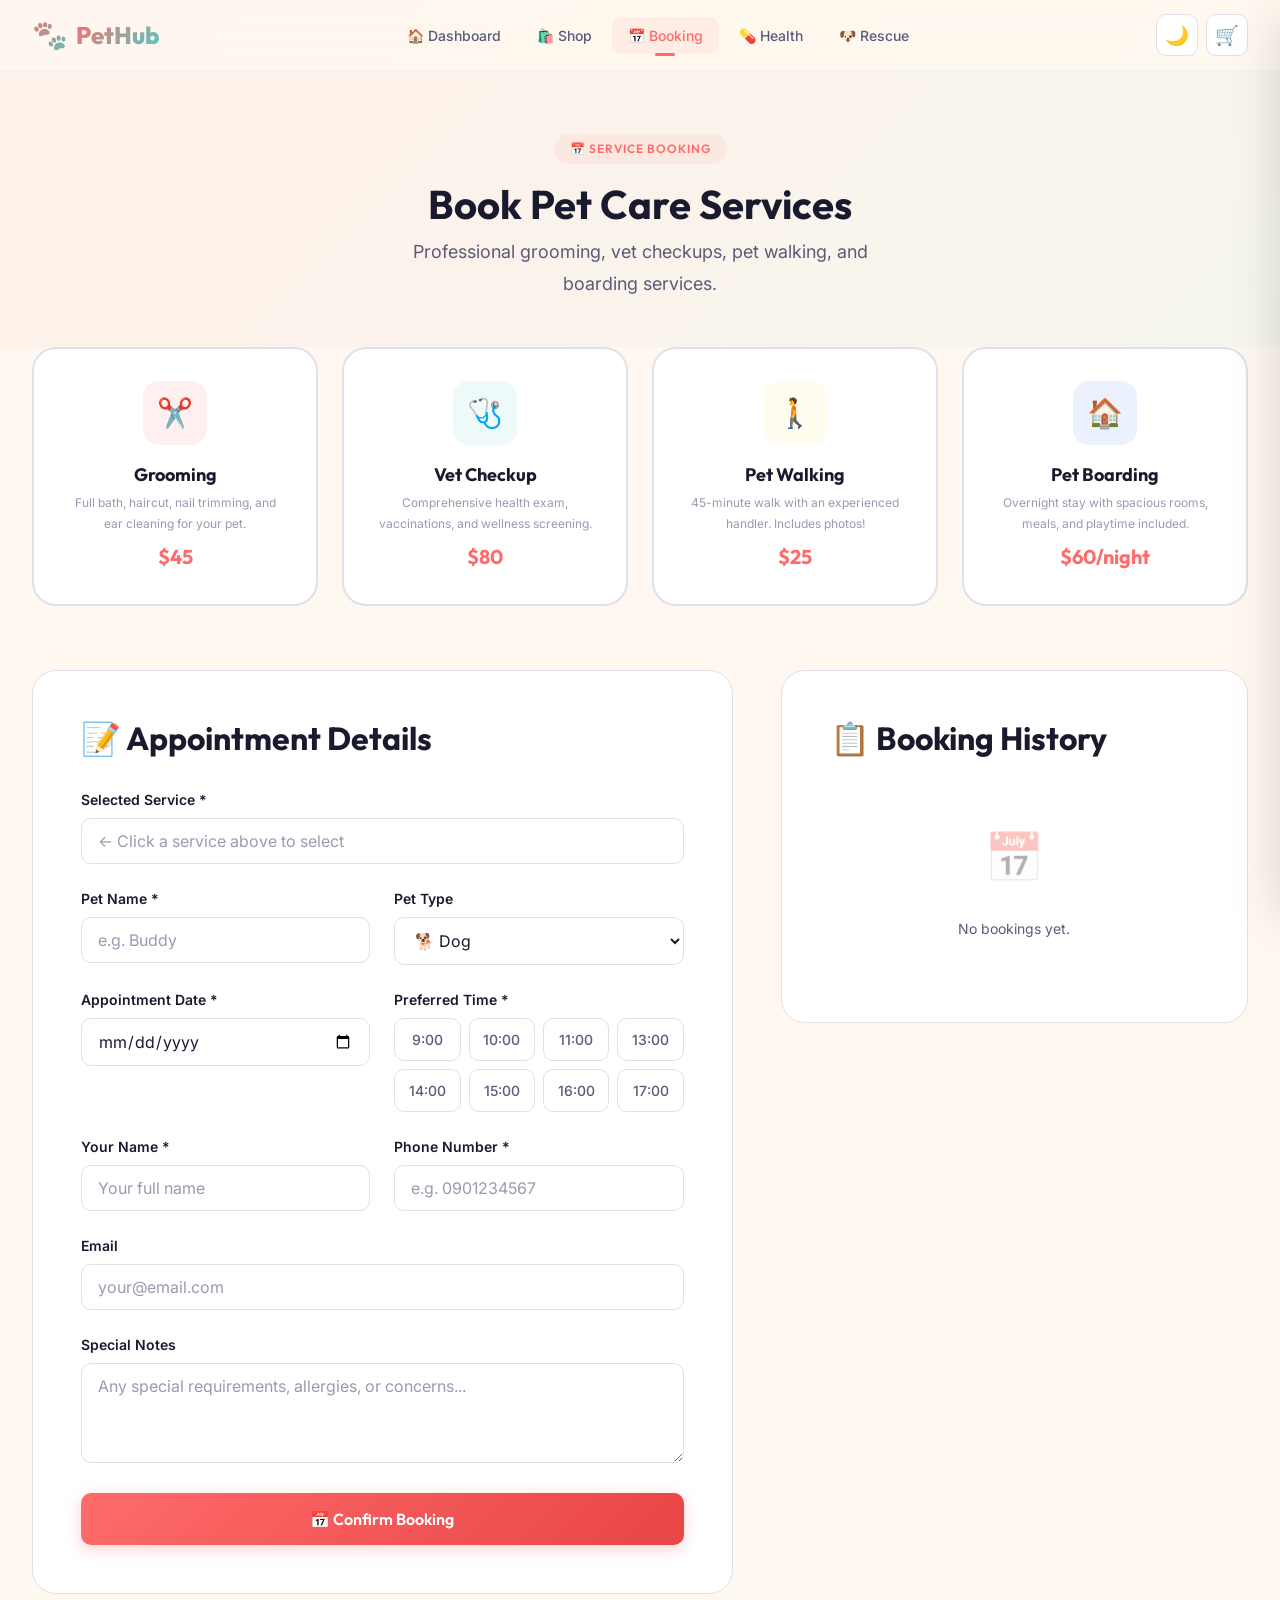
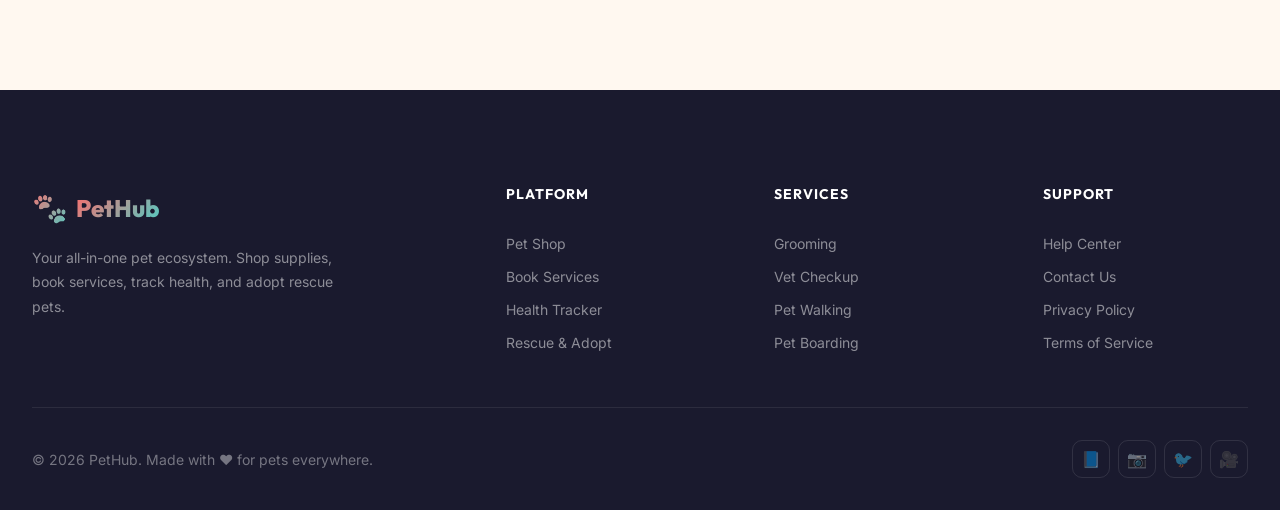
<file: src/pages/booking.html>
<!DOCTYPE html>
<html lang="en">
<head>
    <meta charset="UTF-8">
    <meta name="viewport" content="width=device-width, initial-scale=1.0">
    <meta name="description" content="Book pet care services — grooming, vet checkups, pet walking, and boarding. Schedule your appointment today.">
    <title>Service Booking — PetHub</title>
    <link rel="stylesheet" href="/src/css/global.css">
    <link rel="icon" href="data:image/svg+xml,<svg xmlns='http://www.w3.org/2000/svg' viewBox='0 0 100 100'><text y='.9em' font-size='90'>🐾</text></svg>">
    <style>
        .booking-layout {
            max-width: 1280px;
            margin: 0 auto;
            padding: 0 var(--space-xl) var(--space-4xl);
        }

        /* Service Cards */
        .services-grid {
            display: grid;
            grid-template-columns: repeat(4, 1fr);
            gap: var(--space-lg);
            margin-bottom: var(--space-3xl);
        }

        .service-card {
            background: var(--bg-card);
            border: 2px solid var(--border-color);
            border-radius: var(--radius-xl);
            padding: var(--space-xl);
            text-align: center;
            cursor: pointer;
            transition: all var(--transition-base);
            position: relative;
        }

        .service-card:hover {
            transform: translateY(-4px);
            box-shadow: var(--shadow-lg);
        }

        .service-card.selected {
            border-color: var(--color-primary);
            background: rgba(var(--color-primary-rgb), 0.03);
            box-shadow: 0 0 0 3px rgba(var(--color-primary-rgb), 0.1);
        }

        .service-card.selected::after {
            content: '✓';
            position: absolute;
            top: 12px;
            right: 12px;
            width: 24px;
            height: 24px;
            background: var(--color-primary);
            color: white;
            border-radius: var(--radius-full);
            display: flex;
            align-items: center;
            justify-content: center;
            font-size: var(--fs-xs);
            font-weight: 700;
        }

        .service-icon {
            width: 64px;
            height: 64px;
            border-radius: var(--radius-lg);
            display: flex;
            align-items: center;
            justify-content: center;
            font-size: 1.8rem;
            margin: 0 auto var(--space-md);
        }

        .service-card:nth-child(1) .service-icon { background: rgba(255,107,107,0.1); }
        .service-card:nth-child(2) .service-icon { background: rgba(78,205,196,0.1); }
        .service-card:nth-child(3) .service-icon { background: rgba(255,230,109,0.1); }
        .service-card:nth-child(4) .service-icon { background: rgba(59,130,246,0.1); }

        .service-name {
            font-family: var(--font-heading);
            font-size: var(--fs-md);
            font-weight: 700;
            margin-bottom: var(--space-xs);
        }

        .service-desc {
            font-size: var(--fs-xs);
            color: var(--text-muted);
            margin-bottom: var(--space-sm);
            line-height: var(--lh-relaxed);
        }

        .service-price {
            font-family: var(--font-heading);
            font-weight: 700;
            color: var(--color-primary);
            font-size: var(--fs-lg);
        }

        /* Booking Form */
        .booking-content {
            display: grid;
            grid-template-columns: 1.2fr 0.8fr;
            gap: var(--space-2xl);
        }

        .booking-form-card {
            background: var(--bg-card);
            border: 1px solid var(--border-color);
            border-radius: var(--radius-xl);
            padding: var(--space-2xl);
        }

        .booking-form-card h3 {
            margin-bottom: var(--space-xl);
            display: flex;
            align-items: center;
            gap: var(--space-sm);
        }

        .form-row {
            display: grid;
            grid-template-columns: 1fr 1fr;
            gap: var(--space-lg);
        }

        /* Time Slots */
        .time-slots {
            display: grid;
            grid-template-columns: repeat(4, 1fr);
            gap: var(--space-sm);
        }

        .time-slot {
            padding: 10px;
            text-align: center;
            border: 1.5px solid var(--border-color);
            border-radius: var(--radius-md);
            cursor: pointer;
            font-size: var(--fs-sm);
            font-weight: 500;
            transition: all var(--transition-base);
            background: var(--bg-secondary);
            color: var(--text-secondary);
        }

        .time-slot:hover {
            border-color: var(--color-primary);
            color: var(--color-primary);
        }

        .time-slot.selected {
            background: var(--color-primary);
            border-color: var(--color-primary);
            color: white;
        }

        .time-slot.disabled {
            opacity: 0.4;
            cursor: not-allowed;
            pointer-events: none;
        }

        /* Booking History */
        .booking-history-card {
            background: var(--bg-card);
            border: 1px solid var(--border-color);
            border-radius: var(--radius-xl);
            padding: var(--space-2xl);
            height: fit-content;
        }

        .booking-history-card h3 {
            margin-bottom: var(--space-xl);
            display: flex;
            align-items: center;
            gap: var(--space-sm);
        }

        .history-item {
            padding: var(--space-md);
            border: 1px solid var(--border-color-light);
            border-radius: var(--radius-md);
            margin-bottom: var(--space-sm);
            transition: all var(--transition-fast);
        }

        .history-item:hover {
            background: rgba(var(--color-primary-rgb), 0.02);
        }

        .history-item-header {
            display: flex;
            justify-content: space-between;
            align-items: center;
            margin-bottom: var(--space-xs);
        }

        .history-item-service {
            font-weight: 700;
            font-size: var(--fs-sm);
        }

        .history-item-detail {
            font-size: var(--fs-xs);
            color: var(--text-muted);
        }

        .history-item-id {
            font-family: monospace;
            font-size: var(--fs-xs);
            color: var(--text-muted);
        }

        /* Success State */
        .booking-success {
            text-align: center;
            padding: var(--space-3xl) var(--space-xl);
            animation: scaleIn 0.5s cubic-bezier(0.34, 1.56, 0.64, 1);
        }

        .booking-success-icon {
            width: 80px;
            height: 80px;
            background: rgba(34, 197, 94, 0.1);
            border-radius: var(--radius-full);
            display: flex;
            align-items: center;
            justify-content: center;
            font-size: 2.5rem;
            margin: 0 auto var(--space-lg);
        }

        .booking-success h3 {
            color: #16a34a;
            margin-bottom: var(--space-sm);
        }

        @media (max-width: 1024px) {
            .services-grid { grid-template-columns: repeat(2, 1fr); }
            .booking-content { grid-template-columns: 1fr; }
        }

        @media (max-width: 480px) {
            .services-grid { grid-template-columns: 1fr; }
            .form-row { grid-template-columns: 1fr; }
            .time-slots { grid-template-columns: repeat(3, 1fr); }
        }
    </style>
</head>
<body>
    <!-- Navbar -->
    <nav class="navbar" id="navbar">
        <div class="navbar-inner">
            <a href="/dashboard" class="navbar-logo">
                <span class="logo-icon">🐾</span>
                <span>PetHub</span>
            </a>
            <div class="navbar-links" id="navLinks">
                <a href="/dashboard">🏠 Dashboard</a>
                <a href="/shop">🛍️ Shop</a>
                <a href="/booking" class="active">📅 Booking</a>
                <a href="/health">💊 Health</a>
                <a href="/rescue">🐶 Rescue</a>
            </div>
            <div class="navbar-actions">
                <button class="theme-toggle" onclick="toggleTheme()" id="themeToggle" aria-label="Toggle theme">🌙</button>
                <button class="cart-btn" onclick="Cart.toggleDrawer()" id="cartBtn" aria-label="Shopping cart">
                    🛒
                    <span class="cart-badge" id="cartBadge">0</span>
                </button>
                <button class="menu-toggle" id="menuToggle" aria-label="Toggle menu">
                    <span></span><span></span><span></span>
                </button>
            </div>
        </div>
    </nav>

    <!-- Cart Drawer -->
    <div class="cart-overlay" id="cartOverlay"></div>
    <aside class="cart-drawer" id="cartDrawer">
        <div class="cart-drawer-header">
            <h3>🛒 Your Cart</h3>
            <button class="modal-close" onclick="Cart.toggleDrawer()">✕</button>
        </div>
        <div class="cart-drawer-body" id="cartDrawerBody"></div>
        <div class="cart-drawer-footer" id="cartDrawerFooter"></div>
    </aside>

    <!-- Page Header -->
    <header class="page-header">
        <span class="section-label">📅 Service Booking</span>
        <h1>Book Pet Care Services</h1>
        <p>Professional grooming, vet checkups, pet walking, and boarding services.</p>
    </header>

    <main class="booking-layout">
        <!-- Service Selection -->
        <div class="services-grid" id="servicesGrid">
            <div class="service-card" data-service="grooming" onclick="selectService(this, 'grooming')">
                <div class="service-icon">✂️</div>
                <div class="service-name">Grooming</div>
                <div class="service-desc">Full bath, haircut, nail trimming, and ear cleaning for your pet.</div>
                <div class="service-price">$45</div>
            </div>
            <div class="service-card" data-service="vet-checkup" onclick="selectService(this, 'vet-checkup')">
                <div class="service-icon">🩺</div>
                <div class="service-name">Vet Checkup</div>
                <div class="service-desc">Comprehensive health exam, vaccinations, and wellness screening.</div>
                <div class="service-price">$80</div>
            </div>
            <div class="service-card" data-service="pet-walking" onclick="selectService(this, 'pet-walking')">
                <div class="service-icon">🚶</div>
                <div class="service-name">Pet Walking</div>
                <div class="service-desc">45-minute walk with an experienced handler. Includes photos!</div>
                <div class="service-price">$25</div>
            </div>
            <div class="service-card" data-service="boarding" onclick="selectService(this, 'boarding')">
                <div class="service-icon">🏠</div>
                <div class="service-name">Pet Boarding</div>
                <div class="service-desc">Overnight stay with spacious rooms, meals, and playtime included.</div>
                <div class="service-price">$60/night</div>
            </div>
        </div>

        <!-- Booking Form + History -->
        <div class="booking-content">
            <!-- Form -->
            <div class="booking-form-card" id="bookingFormCard">
                <h3>📝 Appointment Details</h3>
                <form id="bookingForm" onsubmit="handleBookingSubmit(event)">
                    <div class="form-group">
                        <label class="form-label">Selected Service *</label>
                        <input type="text" class="form-input" id="selectedServiceDisplay" readonly placeholder="← Click a service above to select">
                        <input type="hidden" id="selectedService" required>
                        <span class="form-error">Please select a service</span>
                    </div>

                    <div class="form-row">
                        <div class="form-group">
                            <label class="form-label">Pet Name *</label>
                            <input type="text" class="form-input" id="petName" placeholder="e.g. Buddy" required>
                            <span class="form-error">Please enter your pet's name</span>
                        </div>
                        <div class="form-group">
                            <label class="form-label">Pet Type</label>
                            <select class="form-select" id="petType">
                                <option value="dog">🐕 Dog</option>
                                <option value="cat">🐈 Cat</option>
                                <option value="bird">🐦 Bird</option>
                                <option value="rabbit">🐰 Rabbit</option>
                                <option value="other">🐾 Other</option>
                            </select>
                        </div>
                    </div>

                    <div class="form-row">
                        <div class="form-group">
                            <label class="form-label">Appointment Date *</label>
                            <input type="date" class="form-input" id="appointmentDate" required>
                            <span class="form-error">Please select a date</span>
                        </div>
                        <div class="form-group">
                            <label class="form-label">Preferred Time *</label>
                            <div class="time-slots" id="timeSlots">
                                <div class="time-slot" onclick="selectTime(this, '09:00')">9:00</div>
                                <div class="time-slot" onclick="selectTime(this, '10:00')">10:00</div>
                                <div class="time-slot" onclick="selectTime(this, '11:00')">11:00</div>
                                <div class="time-slot" onclick="selectTime(this, '13:00')">13:00</div>
                                <div class="time-slot" onclick="selectTime(this, '14:00')">14:00</div>
                                <div class="time-slot" onclick="selectTime(this, '15:00')">15:00</div>
                                <div class="time-slot" onclick="selectTime(this, '16:00')">16:00</div>
                                <div class="time-slot" onclick="selectTime(this, '17:00')">17:00</div>
                            </div>
                            <input type="hidden" id="selectedTime" required>
                            <span class="form-error">Please select a time slot</span>
                        </div>
                    </div>

                    <div class="form-row">
                        <div class="form-group">
                            <label class="form-label">Your Name *</label>
                            <input type="text" class="form-input" id="ownerName" placeholder="Your full name" required>
                            <span class="form-error">Please enter your name</span>
                        </div>
                        <div class="form-group">
                            <label class="form-label">Phone Number *</label>
                            <input type="tel" class="form-input" id="ownerPhone" placeholder="e.g. 0901234567" required>
                            <span class="form-error">Please enter your phone number</span>
                        </div>
                    </div>

                    <div class="form-group">
                        <label class="form-label">Email</label>
                        <input type="email" class="form-input" id="ownerEmail" placeholder="your@email.com">
                    </div>

                    <div class="form-group">
                        <label class="form-label">Special Notes</label>
                        <textarea class="form-textarea" id="bookingNotes" placeholder="Any special requirements, allergies, or concerns..." rows="3"></textarea>
                    </div>

                    <button type="submit" class="btn btn-primary btn-lg w-full" id="submitBookingBtn">
                        📅 Confirm Booking
                    </button>
                </form>
            </div>

            <!-- History -->
            <div class="booking-history-card">
                <h3>📋 Booking History</h3>
                <div id="bookingHistory">
                    <div class="empty-state" style="padding: var(--space-xl) 0;">
                        <div class="empty-state-icon" style="font-size: 3rem;">📅</div>
                        <p style="font-size: var(--fs-sm);">No bookings yet. Fill out the form to book your first service!</p>
                    </div>
                </div>
            </div>
        </div>
    </main>

    <!-- Footer -->
    <footer class="footer">
        <div class="footer-inner">
            <div class="footer-brand">
                <a href="/dashboard" class="navbar-logo">
                    <span class="logo-icon">🐾</span>
                    <span>PetHub</span>
                </a>
                <p>Your all-in-one pet ecosystem. Shop supplies, book services, track health, and adopt rescue pets.</p>
            </div>
            <div>
                <h4 class="footer-heading">Platform</h4>
                <div class="footer-links">
                    <a href="/shop">Pet Shop</a>
                    <a href="/booking">Book Services</a>
                    <a href="/health">Health Tracker</a>
                    <a href="/rescue">Rescue & Adopt</a>
                </div>
            </div>
            <div>
                <h4 class="footer-heading">Services</h4>
                <div class="footer-links">
                    <a href="/booking">Grooming</a>
                    <a href="/booking">Vet Checkup</a>
                    <a href="/booking">Pet Walking</a>
                    <a href="/booking">Pet Boarding</a>
                </div>
            </div>
            <div>
                <h4 class="footer-heading">Support</h4>
                <div class="footer-links">
                    <a href="#">Help Center</a>
                    <a href="#">Contact Us</a>
                    <a href="#">Privacy Policy</a>
                    <a href="#">Terms of Service</a>
                </div>
            </div>
        </div>
        <div class="footer-bottom">
            <span>© 2026 PetHub. Made with ❤️ for pets everywhere.</span>
            <div class="footer-socials">
                <a href="#" aria-label="Facebook">📘</a>
                <a href="#" aria-label="Instagram">📷</a>
                <a href="#" aria-label="Twitter">🐦</a>
                <a href="#" aria-label="YouTube">🎥</a>
            </div>
        </div>
    </footer>

    <script src="/src/js/api.js"></script>
    <script src="/src/js/cart.js"></script>
    <script>
        let selectedServiceValue = '';
        let selectedTimeValue = '';

        const serviceNames = {
            'grooming': '✂️ Grooming ($45)',
            'vet-checkup': '🩺 Vet Checkup ($80)',
            'pet-walking': '🚶 Pet Walking ($25)',
            'boarding': '🏠 Pet Boarding ($60/night)'
        };

        // Set minimum date to today
        document.addEventListener('DOMContentLoaded', () => {
            const dateInput = document.getElementById('appointmentDate');
            const today = new Date().toISOString().split('T')[0];
            dateInput.setAttribute('min', today);
            loadBookingHistory();
        });

        // ========================================
        // Select Service
        // ========================================
        function selectService(el, service) {
            document.querySelectorAll('.service-card').forEach(card => card.classList.remove('selected'));
            el.classList.add('selected');
            selectedServiceValue = service;
            document.getElementById('selectedService').value = service;
            document.getElementById('selectedServiceDisplay').value = serviceNames[service] || service;
        }

        // ========================================
        // Select Time Slot
        // ========================================
        function selectTime(el, time) {
            if (el.classList.contains('disabled')) return;
            document.querySelectorAll('.time-slot').forEach(s => s.classList.remove('selected'));
            el.classList.add('selected');
            selectedTimeValue = time;
            document.getElementById('selectedTime').value = time;
        }

        // ========================================
        // Form Validation
        // ========================================
        function validateForm() {
            let valid = true;

            const fields = [
                { id: 'selectedService', value: selectedServiceValue },
                { id: 'petName', value: document.getElementById('petName').value },
                { id: 'appointmentDate', value: document.getElementById('appointmentDate').value },
                { id: 'selectedTime', value: selectedTimeValue },
                { id: 'ownerName', value: document.getElementById('ownerName').value },
                { id: 'ownerPhone', value: document.getElementById('ownerPhone').value }
            ];

            fields.forEach(field => {
                const input = document.getElementById(field.id);
                const group = input.closest('.form-group');
                if (!field.value.trim()) {
                    if (group) group.classList.add('error');
                    valid = false;
                } else {
                    if (group) group.classList.remove('error');
                }
            });

            return valid;
        }

        // ========================================
        // Submit Booking
        // ========================================
        async function handleBookingSubmit(e) {
            e.preventDefault();

            if (!validateForm()) {
                showToast('Please fill in all required fields', 'warning');
                return;
            }

            const data = {
                service: selectedServiceValue,
                serviceName: serviceNames[selectedServiceValue],
                petName: document.getElementById('petName').value,
                petType: document.getElementById('petType').value,
                date: document.getElementById('appointmentDate').value,
                time: selectedTimeValue,
                ownerName: document.getElementById('ownerName').value,
                phone: document.getElementById('ownerPhone').value,
                email: document.getElementById('ownerEmail').value,
                notes: document.getElementById('bookingNotes').value
            };

            const result = await API.submitBooking(data);

            if (result.success) {
                showToast('Booking confirmed! 🎉', 'success');
                
                // Show success state
                const formCard = document.getElementById('bookingFormCard');
                formCard.innerHTML = `
                    <div class="booking-success">
                        <div class="booking-success-icon">✓</div>
                        <h3>Booking Confirmed!</h3>
                        <p style="color: var(--text-secondary); margin-bottom: var(--space-md);">
                            Your appointment has been scheduled successfully.
                        </p>
                        <div style="background: var(--bg-primary); border-radius: var(--radius-md); padding: var(--space-lg); text-align: left; margin-bottom: var(--space-xl);">
                            <p style="font-size: var(--fs-sm); margin-bottom: 8px;"><strong>ID:</strong> ${result.booking.id}</p>
                            <p style="font-size: var(--fs-sm); margin-bottom: 8px;"><strong>Service:</strong> ${data.serviceName}</p>
                            <p style="font-size: var(--fs-sm); margin-bottom: 8px;"><strong>Pet:</strong> ${data.petName}</p>
                            <p style="font-size: var(--fs-sm); margin-bottom: 8px;"><strong>Date:</strong> ${data.date}</p>
                            <p style="font-size: var(--fs-sm);"><strong>Time:</strong> ${data.time}</p>
                        </div>
                        <button class="btn btn-primary" onclick="location.reload()">📅 Book Another Service</button>
                    </div>
                `;

                loadBookingHistory();
            }
        }

        // ========================================
        // Load Booking History
        // ========================================
        function loadBookingHistory() {
            const bookings = API.getBookings();
            const container = document.getElementById('bookingHistory');

            if (bookings.length === 0) {
                container.innerHTML = `
                    <div class="empty-state" style="padding: var(--space-xl) 0;">
                        <div class="empty-state-icon" style="font-size: 3rem;">📅</div>
                        <p style="font-size: var(--fs-sm);">No bookings yet.</p>
                    </div>
                `;
                return;
            }

            container.innerHTML = bookings.reverse().map(b => `
                <div class="history-item">
                    <div class="history-item-header">
                        <span class="history-item-service">${b.serviceName || b.service}</span>
                        <span class="badge badge-success">${b.status}</span>
                    </div>
                    <div class="history-item-detail">
                        🐾 ${b.petName} · 📅 ${b.date} · ⏰ ${b.time}
                    </div>
                    <div class="history-item-id">${b.id}</div>
                </div>
            `).join('');
        }

        // Clear errors on input
        document.querySelectorAll('.form-input, .form-select, .form-textarea').forEach(input => {
            input.addEventListener('input', () => {
                const group = input.closest('.form-group');
                if (group) group.classList.remove('error');
            });
        });
    </script>
</body>
</html>
</file>
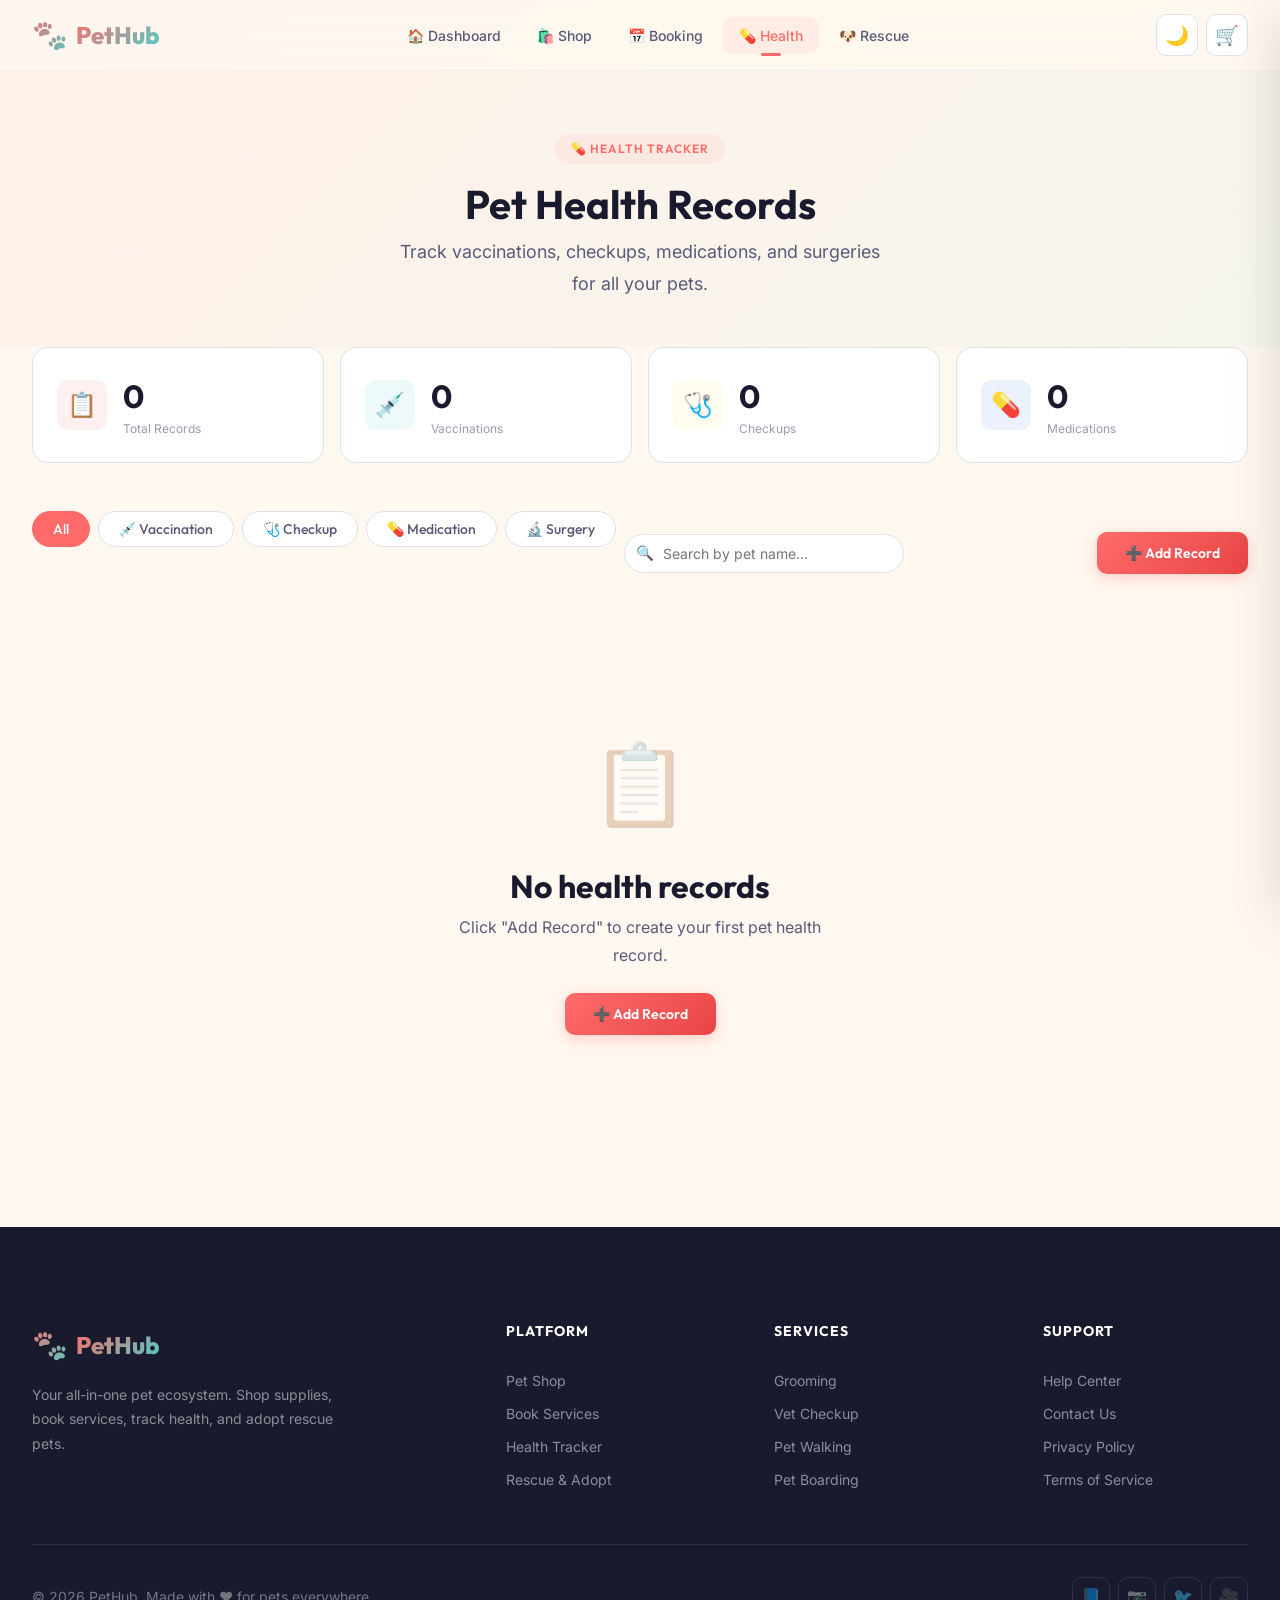
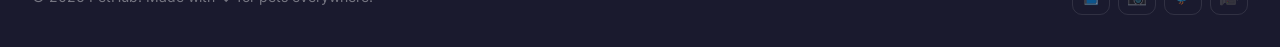
<file: src/pages/health.html>
<!DOCTYPE html>
<html lang="en">
<head>
    <meta charset="UTF-8">
    <meta name="viewport" content="width=device-width, initial-scale=1.0">
    <meta name="description" content="Track your pet's health records — vaccinations, checkups, medications, and surgeries. Full CRUD management.">
    <title>Health Tracker — PetHub</title>
    <link rel="stylesheet" href="/src/css/global.css">
    <link rel="icon" href="data:image/svg+xml,<svg xmlns='http://www.w3.org/2000/svg' viewBox='0 0 100 100'><text y='.9em' font-size='90'>🐾</text></svg>">
    <style>
        .health-layout {
            max-width: 1280px;
            margin: 0 auto;
            padding: 0 var(--space-xl) var(--space-4xl);
        }

        /* Stats Overview */
        .health-stats {
            display: grid;
            grid-template-columns: repeat(4, 1fr);
            gap: var(--space-md);
            margin-bottom: var(--space-2xl);
        }

        .health-stat-card {
            background: var(--bg-card);
            border: 1px solid var(--border-color);
            border-radius: var(--radius-lg);
            padding: var(--space-lg);
            display: flex;
            align-items: center;
            gap: var(--space-md);
        }

        .health-stat-icon {
            width: 50px;
            height: 50px;
            border-radius: var(--radius-md);
            display: flex;
            align-items: center;
            justify-content: center;
            font-size: 1.5rem;
            flex-shrink: 0;
        }

        .health-stat-card:nth-child(1) .health-stat-icon { background: rgba(255,107,107,0.1); }
        .health-stat-card:nth-child(2) .health-stat-icon { background: rgba(78,205,196,0.1); }
        .health-stat-card:nth-child(3) .health-stat-icon { background: rgba(255,230,109,0.1); }
        .health-stat-card:nth-child(4) .health-stat-icon { background: rgba(59,130,246,0.1); }

        .health-stat-value {
            font-family: var(--font-heading);
            font-size: var(--fs-2xl);
            font-weight: 700;
        }

        .health-stat-label {
            font-size: var(--fs-xs);
            color: var(--text-muted);
        }

        /* Toolbar */
        .health-toolbar {
            display: flex;
            align-items: center;
            justify-content: space-between;
            flex-wrap: wrap;
            gap: var(--space-md);
            margin-bottom: var(--space-xl);
        }

        .health-toolbar-left {
            display: flex;
            align-items: center;
            gap: var(--space-sm);
            flex-wrap: wrap;
        }

        .health-search {
            position: relative;
            width: 280px;
        }

        .health-search input {
            width: 100%;
            padding: 10px 14px 10px 38px;
            background: var(--bg-secondary);
            border: 1.5px solid var(--border-color);
            border-radius: var(--radius-full);
            color: var(--text-primary);
            font-size: var(--fs-sm);
            outline: none;
            transition: all var(--transition-base);
        }

        .health-search input:focus {
            border-color: var(--color-primary);
            box-shadow: 0 0 0 3px rgba(var(--color-primary-rgb), 0.1);
        }

        .health-search-icon {
            position: absolute;
            left: 12px;
            top: 50%;
            transform: translateY(-50%);
            color: var(--text-muted);
            font-size: 0.9rem;
        }

        /* Records List — Card View */
        .records-grid {
            display: grid;
            grid-template-columns: repeat(auto-fill, minmax(350px, 1fr));
            gap: var(--space-lg);
        }

        .record-card {
            background: var(--bg-card);
            border: 1px solid var(--border-color);
            border-radius: var(--radius-lg);
            padding: var(--space-lg);
            transition: all var(--transition-base);
        }

        .record-card:hover {
            box-shadow: var(--shadow-md);
        }

        .record-header {
            display: flex;
            align-items: flex-start;
            justify-content: space-between;
            margin-bottom: var(--space-md);
        }

        .record-type-icon {
            width: 42px;
            height: 42px;
            border-radius: var(--radius-md);
            display: flex;
            align-items: center;
            justify-content: center;
            font-size: 1.2rem;
            flex-shrink: 0;
        }

        .record-type-icon.vaccination { background: rgba(34,197,94,0.1); }
        .record-type-icon.checkup { background: rgba(59,130,246,0.1); }
        .record-type-icon.medication { background: rgba(245,158,11,0.1); }
        .record-type-icon.surgery { background: rgba(239,68,68,0.1); }

        .record-actions {
            display: flex;
            gap: 4px;
        }

        .record-action-btn {
            width: 32px;
            height: 32px;
            border-radius: var(--radius-sm);
            border: 1px solid var(--border-color);
            background: var(--bg-primary);
            color: var(--text-muted);
            cursor: pointer;
            display: flex;
            align-items: center;
            justify-content: center;
            font-size: 0.85rem;
            transition: all var(--transition-fast);
        }

        .record-action-btn:hover {
            border-color: var(--color-primary);
            color: var(--color-primary);
        }

        .record-action-btn.delete:hover {
            border-color: #ef4444;
            color: #ef4444;
            background: rgba(239,68,68,0.05);
        }

        .record-pet-name {
            font-family: var(--font-heading);
            font-size: var(--fs-md);
            font-weight: 700;
            margin-bottom: 2px;
        }

        .record-type-label {
            font-size: var(--fs-xs);
            text-transform: uppercase;
            letter-spacing: 0.5px;
            font-weight: 600;
        }

        .record-details {
            display: grid;
            grid-template-columns: 1fr 1fr;
            gap: var(--space-sm);
            margin-top: var(--space-md);
            padding-top: var(--space-md);
            border-top: 1px solid var(--border-color-light);
        }

        .record-detail {
            font-size: var(--fs-xs);
        }

        .record-detail-label {
            color: var(--text-muted);
            margin-bottom: 2px;
        }

        .record-detail-value {
            font-weight: 600;
            color: var(--text-primary);
        }

        .record-notes {
            margin-top: var(--space-sm);
            padding-top: var(--space-sm);
            border-top: 1px solid var(--border-color-light);
            font-size: var(--fs-xs);
            color: var(--text-muted);
            font-style: italic;
        }

        /* Delete Confirmation Modal */
        .delete-modal-body {
            text-align: center;
            padding: var(--space-xl);
        }

        .delete-modal-icon {
            width: 64px;
            height: 64px;
            background: rgba(239,68,68,0.1);
            border-radius: var(--radius-full);
            display: flex;
            align-items: center;
            justify-content: center;
            font-size: 2rem;
            margin: 0 auto var(--space-lg);
        }

        .btn-danger {
            background: linear-gradient(135deg, #ef4444, #dc2626);
            color: white;
            box-shadow: 0 4px 15px rgba(239,68,68,0.3);
        }

        .btn-danger:hover {
            transform: translateY(-2px);
            box-shadow: 0 6px 25px rgba(239,68,68,0.4);
            color: white;
        }

        @media (max-width: 768px) {
            .health-stats { grid-template-columns: repeat(2, 1fr); }
            .health-toolbar { flex-direction: column; align-items: stretch; }
            .health-toolbar-left { flex-direction: column; }
            .health-search { width: 100%; }
            .records-grid { grid-template-columns: 1fr; }
            .record-details { grid-template-columns: 1fr; }
        }
    </style>
</head>
<body>
    <!-- Navbar -->
    <nav class="navbar" id="navbar">
        <div class="navbar-inner">
            <a href="/dashboard" class="navbar-logo">
                <span class="logo-icon">🐾</span>
                <span>PetHub</span>
            </a>
            <div class="navbar-links" id="navLinks">
                <a href="/dashboard">🏠 Dashboard</a>
                <a href="/shop">🛍️ Shop</a>
                <a href="/booking">📅 Booking</a>
                <a href="/health" class="active">💊 Health</a>
                <a href="/rescue">🐶 Rescue</a>
            </div>
            <div class="navbar-actions">
                <button class="theme-toggle" onclick="toggleTheme()" id="themeToggle" aria-label="Toggle theme">🌙</button>
                <button class="cart-btn" onclick="Cart.toggleDrawer()" id="cartBtn" aria-label="Shopping cart">
                    🛒
                    <span class="cart-badge" id="cartBadge">0</span>
                </button>
                <button class="menu-toggle" id="menuToggle" aria-label="Toggle menu">
                    <span></span><span></span><span></span>
                </button>
            </div>
        </div>
    </nav>

    <!-- Cart Drawer -->
    <div class="cart-overlay" id="cartOverlay"></div>
    <aside class="cart-drawer" id="cartDrawer">
        <div class="cart-drawer-header">
            <h3>🛒 Your Cart</h3>
            <button class="modal-close" onclick="Cart.toggleDrawer()">✕</button>
        </div>
        <div class="cart-drawer-body" id="cartDrawerBody"></div>
        <div class="cart-drawer-footer" id="cartDrawerFooter"></div>
    </aside>

    <!-- Page Header -->
    <header class="page-header">
        <span class="section-label">💊 Health Tracker</span>
        <h1>Pet Health Records</h1>
        <p>Track vaccinations, checkups, medications, and surgeries for all your pets.</p>
    </header>

    <main class="health-layout">
        <!-- Stats Overview -->
        <div class="health-stats" id="healthStats">
            <div class="health-stat-card">
                <div class="health-stat-icon">📋</div>
                <div>
                    <div class="health-stat-value" id="statTotal">0</div>
                    <div class="health-stat-label">Total Records</div>
                </div>
            </div>
            <div class="health-stat-card">
                <div class="health-stat-icon">💉</div>
                <div>
                    <div class="health-stat-value" id="statVaccinations">0</div>
                    <div class="health-stat-label">Vaccinations</div>
                </div>
            </div>
            <div class="health-stat-card">
                <div class="health-stat-icon">🩺</div>
                <div>
                    <div class="health-stat-value" id="statCheckups">0</div>
                    <div class="health-stat-label">Checkups</div>
                </div>
            </div>
            <div class="health-stat-card">
                <div class="health-stat-icon">💊</div>
                <div>
                    <div class="health-stat-value" id="statMedications">0</div>
                    <div class="health-stat-label">Medications</div>
                </div>
            </div>
        </div>

        <!-- Toolbar -->
        <div class="health-toolbar">
            <div class="health-toolbar-left">
                <div class="filter-bar">
                    <button class="filter-btn active" data-filter="all" onclick="filterRecords('all')">All</button>
                    <button class="filter-btn" data-filter="vaccination" onclick="filterRecords('vaccination')">💉 Vaccination</button>
                    <button class="filter-btn" data-filter="checkup" onclick="filterRecords('checkup')">🩺 Checkup</button>
                    <button class="filter-btn" data-filter="medication" onclick="filterRecords('medication')">💊 Medication</button>
                    <button class="filter-btn" data-filter="surgery" onclick="filterRecords('surgery')">🔬 Surgery</button>
                </div>
                <div class="health-search">
                    <span class="health-search-icon">🔍</span>
                    <input type="text" id="healthSearch" placeholder="Search by pet name..." oninput="handleHealthSearch(this.value)">
                </div>
            </div>
            <button class="btn btn-primary" onclick="openAddModal()">
                ➕ Add Record
            </button>
        </div>

        <!-- Records Grid -->
        <div class="records-grid" id="recordsGrid">
            <!-- Rendered dynamically -->
        </div>
    </main>

    <!-- Add/Edit Record Modal -->
    <div class="modal-overlay" id="recordModal">
        <div class="modal">
            <div class="modal-header">
                <h3 class="modal-title" id="modalTitle">➕ Add Health Record</h3>
                <button class="modal-close" onclick="closeModal('recordModal')">✕</button>
            </div>
            <div class="modal-body">
                <form id="healthForm" onsubmit="handleHealthSubmit(event)">
                    <input type="hidden" id="recordId">

                    <div class="form-row" style="display: grid; grid-template-columns: 1fr 1fr; gap: var(--space-lg);">
                        <div class="form-group">
                            <label class="form-label">Pet Name *</label>
                            <input type="text" class="form-input" id="recordPetName" placeholder="e.g. Buddy" required>
                            <span class="form-error">Required</span>
                        </div>
                        <div class="form-group">
                            <label class="form-label">Record Type *</label>
                            <select class="form-select" id="recordType" required>
                                <option value="">Select type...</option>
                                <option value="vaccination">💉 Vaccination</option>
                                <option value="checkup">🩺 Checkup</option>
                                <option value="medication">💊 Medication</option>
                                <option value="surgery">🔬 Surgery</option>
                            </select>
                            <span class="form-error">Required</span>
                        </div>
                    </div>

                    <div class="form-row" style="display: grid; grid-template-columns: 1fr 1fr; gap: var(--space-lg);">
                        <div class="form-group">
                            <label class="form-label">Date *</label>
                            <input type="date" class="form-input" id="recordDate" required>
                            <span class="form-error">Required</span>
                        </div>
                        <div class="form-group">
                            <label class="form-label">Veterinarian</label>
                            <input type="text" class="form-input" id="recordVet" placeholder="Dr. Smith">
                        </div>
                    </div>

                    <div class="form-group">
                        <label class="form-label">Description / Diagnosis</label>
                        <input type="text" class="form-input" id="recordDescription" placeholder="e.g. Annual rabies vaccine">
                    </div>

                    <div class="form-row" style="display: grid; grid-template-columns: 1fr 1fr; gap: var(--space-lg);">
                        <div class="form-group">
                            <label class="form-label">Next Appointment</label>
                            <input type="date" class="form-input" id="recordNextAppt">
                        </div>
                        <div class="form-group">
                            <label class="form-label">Cost ($)</label>
                            <input type="number" class="form-input" id="recordCost" placeholder="0.00" step="0.01" min="0">
                        </div>
                    </div>

                    <div class="form-group">
                        <label class="form-label">Notes</label>
                        <textarea class="form-textarea" id="recordNotes" placeholder="Additional notes..." rows="3"></textarea>
                    </div>

                    <div class="modal-footer" style="border: none; padding: 0; margin-top: var(--space-lg);">
                        <button type="button" class="btn btn-secondary" onclick="closeModal('recordModal')">Cancel</button>
                        <button type="submit" class="btn btn-primary" id="saveRecordBtn">💾 Save Record</button>
                    </div>
                </form>
            </div>
        </div>
    </div>

    <!-- Delete Confirmation Modal -->
    <div class="modal-overlay" id="deleteModal">
        <div class="modal" style="max-width: 420px;">
            <div class="modal-body">
                <div class="delete-modal-body">
                    <div class="delete-modal-icon">⚠️</div>
                    <h3>Delete Record?</h3>
                    <p style="color: var(--text-secondary); margin: var(--space-sm) 0 var(--space-xl);">
                        This action cannot be undone. The health record will be permanently removed.
                    </p>
                    <div class="d-flex gap-sm justify-center">
                        <button class="btn btn-secondary" onclick="closeModal('deleteModal')">Cancel</button>
                        <button class="btn btn-danger" id="confirmDeleteBtn" onclick="confirmDelete()">🗑️ Delete</button>
                    </div>
                </div>
            </div>
        </div>
    </div>

    <!-- Footer -->
    <footer class="footer">
        <div class="footer-inner">
            <div class="footer-brand">
                <a href="/dashboard" class="navbar-logo">
                    <span class="logo-icon">🐾</span>
                    <span>PetHub</span>
                </a>
                <p>Your all-in-one pet ecosystem. Shop supplies, book services, track health, and adopt rescue pets.</p>
            </div>
            <div>
                <h4 class="footer-heading">Platform</h4>
                <div class="footer-links">
                    <a href="/shop">Pet Shop</a>
                    <a href="/booking">Book Services</a>
                    <a href="/health">Health Tracker</a>
                    <a href="/rescue">Rescue & Adopt</a>
                </div>
            </div>
            <div>
                <h4 class="footer-heading">Services</h4>
                <div class="footer-links">
                    <a href="/booking">Grooming</a>
                    <a href="/booking">Vet Checkup</a>
                    <a href="/booking">Pet Walking</a>
                    <a href="/booking">Pet Boarding</a>
                </div>
            </div>
            <div>
                <h4 class="footer-heading">Support</h4>
                <div class="footer-links">
                    <a href="#">Help Center</a>
                    <a href="#">Contact Us</a>
                    <a href="#">Privacy Policy</a>
                    <a href="#">Terms of Service</a>
                </div>
            </div>
        </div>
        <div class="footer-bottom">
            <span>© 2026 PetHub. Made with ❤️ for pets everywhere.</span>
            <div class="footer-socials">
                <a href="#" aria-label="Facebook">📘</a>
                <a href="#" aria-label="Instagram">📷</a>
                <a href="#" aria-label="Twitter">🐦</a>
                <a href="#" aria-label="YouTube">🎥</a>
            </div>
        </div>
    </footer>

    <script src="/src/js/api.js"></script>
    <script src="/src/js/cart.js"></script>
    <script>
        let currentFilter = 'all';
        let searchQuery = '';
        let deleteTargetId = null;

        const typeIcons = {
            vaccination: '💉',
            checkup: '🩺',
            medication: '💊',
            surgery: '🔬'
        };

        const typeColors = {
            vaccination: '#22c55e',
            checkup: '#3b82f6',
            medication: '#f59e0b',
            surgery: '#ef4444'
        };

        // ========================================
        // Initialize
        // ========================================
        document.addEventListener('DOMContentLoaded', () => {
            renderRecords();
            updateStats();
        });

        // ========================================
        // Update Stats
        // ========================================
        function updateStats() {
            const records = API.healthRecords.getAll();
            document.getElementById('statTotal').textContent = records.length;
            document.getElementById('statVaccinations').textContent = records.filter(r => r.type === 'vaccination').length;
            document.getElementById('statCheckups').textContent = records.filter(r => r.type === 'checkup').length;
            document.getElementById('statMedications').textContent = records.filter(r => r.type === 'medication').length;
        }

        // ========================================
        // Filter Records
        // ========================================
        function filterRecords(type) {
            currentFilter = type;
            document.querySelectorAll('.filter-btn').forEach(btn => {
                btn.classList.toggle('active', btn.dataset.filter === type);
            });
            renderRecords();
        }

        // ========================================
        // Search
        // ========================================
        let searchTimeout;
        function handleHealthSearch(query) {
            clearTimeout(searchTimeout);
            searchTimeout = setTimeout(() => {
                searchQuery = query.toLowerCase();
                renderRecords();
            }, 200);
        }

        // ========================================
        // Render Records
        // ========================================
        function renderRecords() {
            let records = API.healthRecords.getAll();

            if (currentFilter !== 'all') {
                records = records.filter(r => r.type === currentFilter);
            }

            if (searchQuery) {
                records = records.filter(r =>
                    r.petName.toLowerCase().includes(searchQuery) ||
                    (r.description && r.description.toLowerCase().includes(searchQuery))
                );
            }

            // Sort by date descending
            records.sort((a, b) => new Date(b.date) - new Date(a.date));

            const grid = document.getElementById('recordsGrid');

            if (records.length === 0) {
                grid.innerHTML = `
                    <div class="empty-state" style="grid-column: 1 / -1;">
                        <div class="empty-state-icon">📋</div>
                        <h3>No health records${currentFilter !== 'all' ? ' for this type' : ''}</h3>
                        <p>Click "Add Record" to create your first pet health record.</p>
                        <button class="btn btn-primary mt-lg" onclick="openAddModal()">➕ Add Record</button>
                    </div>
                `;
                return;
            }

            grid.innerHTML = records.map(record => `
                <div class="record-card">
                    <div class="record-header">
                        <div class="d-flex items-center gap-md">
                            <div class="record-type-icon ${record.type}">
                                ${typeIcons[record.type] || '📋'}
                            </div>
                            <div>
                                <div class="record-pet-name">${record.petName}</div>
                                <div class="record-type-label" style="color: ${typeColors[record.type]}">
                                    ${record.type}
                                </div>
                            </div>
                        </div>
                        <div class="record-actions">
                            <button class="record-action-btn" onclick="openEditModal('${record.id}')" title="Edit">✏️</button>
                            <button class="record-action-btn delete" onclick="openDeleteModal('${record.id}')" title="Delete">🗑️</button>
                        </div>
                    </div>

                    ${record.description ? `<p style="font-size: var(--fs-sm); color: var(--text-secondary); margin-bottom: var(--space-xs);">${record.description}</p>` : ''}

                    <div class="record-details">
                        <div class="record-detail">
                            <div class="record-detail-label">📅 Date</div>
                            <div class="record-detail-value">${formatDate(record.date)}</div>
                        </div>
                        <div class="record-detail">
                            <div class="record-detail-label">👨‍⚕️ Vet</div>
                            <div class="record-detail-value">${record.vet || '—'}</div>
                        </div>
                        ${record.nextAppointment ? `
                        <div class="record-detail">
                            <div class="record-detail-label">📆 Next Appointment</div>
                            <div class="record-detail-value">${formatDate(record.nextAppointment)}</div>
                        </div>` : ''}
                        ${record.cost ? `
                        <div class="record-detail">
                            <div class="record-detail-label">💰 Cost</div>
                            <div class="record-detail-value">$${parseFloat(record.cost).toFixed(2)}</div>
                        </div>` : ''}
                    </div>

                    ${record.notes ? `<div class="record-notes">📝 ${record.notes}</div>` : ''}
                </div>
            `).join('');
        }

        // ========================================
        // Format Date
        // ========================================
        function formatDate(dateStr) {
            if (!dateStr) return '—';
            const d = new Date(dateStr + 'T00:00:00');
            return d.toLocaleDateString('en-US', { year: 'numeric', month: 'short', day: 'numeric' });
        }

        // ========================================
        // Modal Helpers
        // ========================================
        function openModal(id) {
            document.getElementById(id).classList.add('active');
            document.body.style.overflow = 'hidden';
        }

        function closeModal(id) {
            document.getElementById(id).classList.remove('active');
            document.body.style.overflow = '';
        }

        // Close modal on overlay click
        document.querySelectorAll('.modal-overlay').forEach(overlay => {
            overlay.addEventListener('click', (e) => {
                if (e.target === overlay) {
                    overlay.classList.remove('active');
                    document.body.style.overflow = '';
                }
            });
        });

        // ========================================
        // Open Add Modal
        // ========================================
        function openAddModal() {
            document.getElementById('modalTitle').textContent = '➕ Add Health Record';
            document.getElementById('saveRecordBtn').textContent = '💾 Save Record';
            document.getElementById('healthForm').reset();
            document.getElementById('recordId').value = '';
            openModal('recordModal');
        }

        // ========================================
        // Open Edit Modal
        // ========================================
        function openEditModal(id) {
            const record = API.healthRecords.getById(id);
            if (!record) return;

            document.getElementById('modalTitle').textContent = '✏️ Edit Health Record';
            document.getElementById('saveRecordBtn').textContent = '💾 Update Record';
            document.getElementById('recordId').value = record.id;
            document.getElementById('recordPetName').value = record.petName;
            document.getElementById('recordType').value = record.type;
            document.getElementById('recordDate').value = record.date;
            document.getElementById('recordVet').value = record.vet || '';
            document.getElementById('recordDescription').value = record.description || '';
            document.getElementById('recordNextAppt').value = record.nextAppointment || '';
            document.getElementById('recordCost').value = record.cost || '';
            document.getElementById('recordNotes').value = record.notes || '';

            openModal('recordModal');
        }

        // ========================================
        // Handle Form Submit (Create/Update)
        // ========================================
        function handleHealthSubmit(e) {
            e.preventDefault();

            const id = document.getElementById('recordId').value;
            const data = {
                petName: document.getElementById('recordPetName').value,
                type: document.getElementById('recordType').value,
                date: document.getElementById('recordDate').value,
                vet: document.getElementById('recordVet').value,
                description: document.getElementById('recordDescription').value,
                nextAppointment: document.getElementById('recordNextAppt').value,
                cost: document.getElementById('recordCost').value,
                notes: document.getElementById('recordNotes').value
            };

            if (id) {
                // Update
                API.healthRecords.update(id, data);
                showToast('Record updated successfully!', 'success');
            } else {
                // Create
                API.healthRecords.create(data);
                showToast('Record added successfully!', 'success');
            }

            closeModal('recordModal');
            renderRecords();
            updateStats();
        }

        // ========================================
        // Delete Record
        // ========================================
        function openDeleteModal(id) {
            deleteTargetId = id;
            openModal('deleteModal');
        }

        function confirmDelete() {
            if (!deleteTargetId) return;

            const deleted = API.healthRecords.delete(deleteTargetId);
            if (deleted) {
                showToast('Record deleted', 'info');
            }

            deleteTargetId = null;
            closeModal('deleteModal');
            renderRecords();
            updateStats();
        }
    </script>
</body>
</html>
</file>
<file: src/css/global.css>
/* ========================================
   PetHub — Global Design System
   ======================================== */

/* Google Fonts */
@import url('https://fonts.googleapis.com/css2?family=Outfit:wght@300;400;500;600;700;800&family=Inter:wght@300;400;500;600;700&display=swap');

/* ========================================
   CSS Custom Properties
   ======================================== */
:root {
  /* Primary Colors */
  --color-primary: #FF6B6B;
  --color-primary-light: #FF8E8E;
  --color-primary-dark: #E84545;
  --color-primary-rgb: 255, 107, 107;

  /* Accent Colors */
  --color-accent: #4ECDC4;
  --color-accent-light: #7EDDD6;
  --color-accent-dark: #36B5AD;
  --color-accent-rgb: 78, 205, 196;

  /* Secondary Colors */
  --color-secondary: #FFE66D;
  --color-secondary-dark: #F0D648;

  /* Neutral Colors */
  --color-navy: #1A1A2E;
  --color-navy-light: #16213E;
  --color-dark: #0F0F1A;
  --color-gray-900: #1a1a2e;
  --color-gray-800: #2d2d44;
  --color-gray-700: #404060;
  --color-gray-600: #5a5a7a;
  --color-gray-500: #7a7a9a;
  --color-gray-400: #9a9ab0;
  --color-gray-300: #c0c0d0;
  --color-gray-200: #e0e0ea;
  --color-gray-100: #f0f0f5;
  --color-gray-50: #f8f8fc;

  /* Background */
  --bg-primary: #FFF8F0;
  --bg-secondary: #FFFFFF;
  --bg-card: #FFFFFF;
  --bg-nav: rgba(255, 248, 240, 0.85);
  --bg-footer: #1A1A2E;
  --bg-modal-overlay: rgba(15, 15, 26, 0.6);

  /* Text */
  --text-primary: #1A1A2E;
  --text-secondary: #5a5a7a;
  --text-muted: #9a9ab0;
  --text-inverse: #FFFFFF;
  --text-link: #FF6B6B;

  /* Borders */
  --border-color: #e0e0ea;
  --border-color-light: #f0f0f5;

  /* Shadows */
  --shadow-sm: 0 1px 3px rgba(0, 0, 0, 0.06);
  --shadow-md: 0 4px 12px rgba(0, 0, 0, 0.08);
  --shadow-lg: 0 8px 30px rgba(0, 0, 0, 0.12);
  --shadow-xl: 0 16px 50px rgba(0, 0, 0, 0.15);
  --shadow-glow: 0 0 30px rgba(255, 107, 107, 0.2);
  --shadow-card: 0 4px 20px rgba(0, 0, 0, 0.06);

  /* Typography */
  --font-heading: 'Outfit', sans-serif;
  --font-body: 'Inter', sans-serif;
  --fs-xs: 0.75rem;
  --fs-sm: 0.875rem;
  --fs-base: 1rem;
  --fs-md: 1.125rem;
  --fs-lg: 1.25rem;
  --fs-xl: 1.5rem;
  --fs-2xl: 2rem;
  --fs-3xl: 2.5rem;
  --fs-4xl: 3.5rem;
  --fs-5xl: 4.5rem;
  --lh-tight: 1.2;
  --lh-normal: 1.5;
  --lh-relaxed: 1.75;

  /* Spacing */
  --space-xs: 0.25rem;
  --space-sm: 0.5rem;
  --space-md: 1rem;
  --space-lg: 1.5rem;
  --space-xl: 2rem;
  --space-2xl: 3rem;
  --space-3xl: 4rem;
  --space-4xl: 6rem;

  /* Border Radius */
  --radius-sm: 6px;
  --radius-md: 10px;
  --radius-lg: 16px;
  --radius-xl: 24px;
  --radius-full: 9999px;

  /* Transitions */
  --transition-fast: 0.15s ease;
  --transition-base: 0.3s ease;
  --transition-slow: 0.5s ease;
  --transition-spring: 0.4s cubic-bezier(0.34, 1.56, 0.64, 1);

  /* Z-Index */
  --z-dropdown: 100;
  --z-sticky: 200;
  --z-modal: 500;
  --z-toast: 600;
  --z-tooltip: 700;
}

/* ========================================
   Dark Mode
   ======================================== */
[data-theme="dark"] {
  --bg-primary: #0F0F1A;
  --bg-secondary: #1A1A2E;
  --bg-card: #1E1E35;
  --bg-nav: rgba(15, 15, 26, 0.9);
  --bg-footer: #0a0a14;
  --text-primary: #EAEAF0;
  --text-secondary: #b0b0c8;
  --text-muted: #7a7a9a;
  --text-link: #FF8E8E;
  --border-color: #2d2d44;
  --border-color-light: #1e1e35;
  --shadow-sm: 0 1px 3px rgba(0, 0, 0, 0.2);
  --shadow-md: 0 4px 12px rgba(0, 0, 0, 0.3);
  --shadow-lg: 0 8px 30px rgba(0, 0, 0, 0.4);
  --shadow-xl: 0 16px 50px rgba(0, 0, 0, 0.5);
  --shadow-card: 0 4px 20px rgba(0, 0, 0, 0.2);
}

/* ========================================
   Reset & Base
   ======================================== */
*,
*::before,
*::after {
  margin: 0;
  padding: 0;
  box-sizing: border-box;
}

html {
  scroll-behavior: smooth;
  font-size: 16px;
}

body {
  font-family: var(--font-body);
  color: var(--text-primary);
  background-color: var(--bg-primary);
  line-height: var(--lh-normal);
  min-height: 100vh;
  overflow-x: hidden;
  -webkit-font-smoothing: antialiased;
  -moz-osx-font-smoothing: grayscale;
}

h1, h2, h3, h4, h5, h6 {
  font-family: var(--font-heading);
  font-weight: 700;
  line-height: var(--lh-tight);
  color: var(--text-primary);
}

h1 { font-size: var(--fs-4xl); }
h2 { font-size: var(--fs-3xl); }
h3 { font-size: var(--fs-2xl); }
h4 { font-size: var(--fs-xl); }

p {
  color: var(--text-secondary);
  line-height: var(--lh-relaxed);
}

a {
  color: var(--text-link);
  text-decoration: none;
  transition: color var(--transition-fast);
}

a:hover {
  color: var(--color-primary-dark);
}

img {
  max-width: 100%;
  height: auto;
  display: block;
}

ul, ol { list-style: none; }

input, textarea, select, button {
  font-family: var(--font-body);
  font-size: var(--fs-base);
}

/* ========================================
   Navbar
   ======================================== */
.navbar {
  position: fixed;
  top: 0;
  left: 0;
  right: 0;
  z-index: var(--z-sticky);
  background: var(--bg-nav);
  backdrop-filter: blur(20px);
  -webkit-backdrop-filter: blur(20px);
  border-bottom: 1px solid var(--border-color-light);
  transition: all var(--transition-base);
  padding: 0 var(--space-xl);
}

.navbar.scrolled {
  box-shadow: var(--shadow-md);
}

.navbar-inner {
  max-width: 1280px;
  margin: 0 auto;
  display: flex;
  align-items: center;
  justify-content: space-between;
  height: 70px;
}

.navbar-logo {
  display: flex;
  align-items: center;
  gap: var(--space-sm);
  font-family: var(--font-heading);
  font-size: var(--fs-xl);
  font-weight: 800;
  color: var(--text-primary);
  text-decoration: none;
}

.navbar-logo span {
  background: linear-gradient(135deg, var(--color-primary), var(--color-accent));
  -webkit-background-clip: text;
  -webkit-text-fill-color: transparent;
  background-clip: text;
}

.navbar-logo .logo-icon {
  font-size: 1.8rem;
}

.navbar-links {
  display: flex;
  align-items: center;
  gap: var(--space-xs);
}

.navbar-links a {
  display: flex;
  align-items: center;
  gap: var(--space-xs);
  padding: var(--space-sm) var(--space-md);
  color: var(--text-secondary);
  font-weight: 500;
  font-size: var(--fs-sm);
  border-radius: var(--radius-md);
  transition: all var(--transition-base);
  text-decoration: none;
  position: relative;
}

.navbar-links a:hover,
.navbar-links a.active {
  color: var(--color-primary);
  background: rgba(var(--color-primary-rgb), 0.08);
}

.navbar-links a.active::after {
  content: '';
  position: absolute;
  bottom: -2px;
  left: 50%;
  transform: translateX(-50%);
  width: 20px;
  height: 3px;
  background: var(--color-primary);
  border-radius: var(--radius-full);
}

.navbar-actions {
  display: flex;
  align-items: center;
  gap: var(--space-sm);
}

/* Theme Toggle */
.theme-toggle {
  width: 42px;
  height: 42px;
  border-radius: var(--radius-md);
  border: 1px solid var(--border-color);
  background: var(--bg-secondary);
  color: var(--text-secondary);
  cursor: pointer;
  display: flex;
  align-items: center;
  justify-content: center;
  font-size: 1.2rem;
  transition: all var(--transition-base);
}

.theme-toggle:hover {
  border-color: var(--color-primary);
  color: var(--color-primary);
  transform: rotate(30deg);
}

/* Cart Button */
.cart-btn {
  position: relative;
  width: 42px;
  height: 42px;
  border-radius: var(--radius-md);
  border: 1px solid var(--border-color);
  background: var(--bg-secondary);
  color: var(--text-secondary);
  cursor: pointer;
  display: flex;
  align-items: center;
  justify-content: center;
  font-size: 1.2rem;
  transition: all var(--transition-base);
}

.cart-btn:hover {
  border-color: var(--color-primary);
  color: var(--color-primary);
}

.cart-badge {
  position: absolute;
  top: -6px;
  right: -6px;
  width: 20px;
  height: 20px;
  background: var(--color-primary);
  color: white;
  font-size: var(--fs-xs);
  font-weight: 700;
  border-radius: var(--radius-full);
  display: flex;
  align-items: center;
  justify-content: center;
  opacity: 0;
  transform: scale(0);
  transition: all var(--transition-spring);
}

.cart-badge.visible {
  opacity: 1;
  transform: scale(1);
}

/* Mobile Menu */
.menu-toggle {
  display: none;
  width: 42px;
  height: 42px;
  border-radius: var(--radius-md);
  border: 1px solid var(--border-color);
  background: var(--bg-secondary);
  color: var(--text-secondary);
  cursor: pointer;
  flex-direction: column;
  align-items: center;
  justify-content: center;
  gap: 5px;
}

.menu-toggle span {
  width: 20px;
  height: 2px;
  background: var(--text-secondary);
  border-radius: 2px;
  transition: all var(--transition-base);
}

.menu-toggle.active span:nth-child(1) {
  transform: rotate(45deg) translateY(5px);
}

.menu-toggle.active span:nth-child(2) {
  opacity: 0;
}

.menu-toggle.active span:nth-child(3) {
  transform: rotate(-45deg) translateY(-5px);
}

/* ========================================
   Buttons
   ======================================== */
.btn {
  display: inline-flex;
  align-items: center;
  justify-content: center;
  gap: var(--space-sm);
  padding: 12px 28px;
  font-family: var(--font-heading);
  font-size: var(--fs-sm);
  font-weight: 600;
  border: none;
  border-radius: var(--radius-md);
  cursor: pointer;
  transition: all var(--transition-base);
  text-decoration: none;
  white-space: nowrap;
}

.btn-primary {
  background: linear-gradient(135deg, var(--color-primary), var(--color-primary-dark));
  color: white;
  box-shadow: 0 4px 15px rgba(var(--color-primary-rgb), 0.3);
}

.btn-primary:hover {
  transform: translateY(-2px);
  box-shadow: 0 6px 25px rgba(var(--color-primary-rgb), 0.4);
  color: white;
}

.btn-secondary {
  background: var(--bg-secondary);
  color: var(--text-primary);
  border: 1px solid var(--border-color);
}

.btn-secondary:hover {
  border-color: var(--color-primary);
  color: var(--color-primary);
  transform: translateY(-2px);
}

.btn-accent {
  background: linear-gradient(135deg, var(--color-accent), var(--color-accent-dark));
  color: white;
  box-shadow: 0 4px 15px rgba(var(--color-accent-rgb), 0.3);
}

.btn-accent:hover {
  transform: translateY(-2px);
  box-shadow: 0 6px 25px rgba(var(--color-accent-rgb), 0.4);
  color: white;
}

.btn-outline {
  background: transparent;
  color: var(--color-primary);
  border: 2px solid var(--color-primary);
}

.btn-outline:hover {
  background: var(--color-primary);
  color: white;
  transform: translateY(-2px);
}

.btn-sm {
  padding: 8px 18px;
  font-size: var(--fs-xs);
}

.btn-lg {
  padding: 16px 36px;
  font-size: var(--fs-base);
}

.btn-icon {
  width: 42px;
  height: 42px;
  padding: 0;
  border-radius: var(--radius-md);
}

/* ========================================
   Cards
   ======================================== */
.card {
  background: var(--bg-card);
  border: 1px solid var(--border-color);
  border-radius: var(--radius-lg);
  overflow: hidden;
  transition: all var(--transition-base);
  box-shadow: var(--shadow-card);
}

.card:hover {
  transform: translateY(-4px);
  box-shadow: var(--shadow-lg);
}

.card-glass {
  background: rgba(255, 255, 255, 0.08);
  backdrop-filter: blur(20px);
  -webkit-backdrop-filter: blur(20px);
  border: 1px solid rgba(255, 255, 255, 0.12);
}

[data-theme="dark"] .card-glass {
  background: rgba(255, 255, 255, 0.04);
  border-color: rgba(255, 255, 255, 0.08);
}

.card-img {
  width: 100%;
  height: 220px;
  object-fit: cover;
  transition: transform var(--transition-slow);
}

.card:hover .card-img {
  transform: scale(1.05);
}

.card-body {
  padding: var(--space-lg);
}

.card-title {
  font-size: var(--fs-lg);
  margin-bottom: var(--space-sm);
}

.card-text {
  font-size: var(--fs-sm);
  color: var(--text-secondary);
  margin-bottom: var(--space-md);
}

/* ========================================
   Badges
   ======================================== */
.badge {
  display: inline-flex;
  align-items: center;
  gap: 4px;
  padding: 4px 12px;
  font-size: var(--fs-xs);
  font-weight: 600;
  border-radius: var(--radius-full);
  text-transform: uppercase;
  letter-spacing: 0.5px;
}

.badge-primary {
  background: rgba(var(--color-primary-rgb), 0.1);
  color: var(--color-primary);
}

.badge-accent {
  background: rgba(var(--color-accent-rgb), 0.1);
  color: var(--color-accent-dark);
}

.badge-success {
  background: rgba(34, 197, 94, 0.1);
  color: #16a34a;
}

.badge-warning {
  background: rgba(245, 158, 11, 0.1);
  color: #d97706;
}

.badge-danger {
  background: rgba(239, 68, 68, 0.1);
  color: #dc2626;
}

.badge-info {
  background: rgba(59, 130, 246, 0.1);
  color: #2563eb;
}

/* ========================================
   Forms
   ======================================== */
.form-group {
  margin-bottom: var(--space-lg);
}

.form-label {
  display: block;
  margin-bottom: var(--space-sm);
  font-weight: 600;
  font-size: var(--fs-sm);
  color: var(--text-primary);
}

.form-input,
.form-select,
.form-textarea {
  width: 100%;
  padding: 12px 16px;
  background: var(--bg-secondary);
  border: 1.5px solid var(--border-color);
  border-radius: var(--radius-md);
  color: var(--text-primary);
  font-size: var(--fs-base);
  transition: all var(--transition-base);
  outline: none;
}

.form-input:focus,
.form-select:focus,
.form-textarea:focus {
  border-color: var(--color-primary);
  box-shadow: 0 0 0 3px rgba(var(--color-primary-rgb), 0.1);
}

.form-input::placeholder,
.form-textarea::placeholder {
  color: var(--text-muted);
}

.form-textarea {
  resize: vertical;
  min-height: 100px;
}

.form-error {
  font-size: var(--fs-xs);
  color: #dc2626;
  margin-top: 4px;
  display: none;
}

.form-group.error .form-input,
.form-group.error .form-select,
.form-group.error .form-textarea {
  border-color: #dc2626;
}

.form-group.error .form-error {
  display: block;
}

/* ========================================
   Modal
   ======================================== */
.modal-overlay {
  position: fixed;
  inset: 0;
  background: var(--bg-modal-overlay);
  backdrop-filter: blur(6px);
  z-index: var(--z-modal);
  display: flex;
  align-items: center;
  justify-content: center;
  padding: var(--space-xl);
  opacity: 0;
  visibility: hidden;
  transition: all var(--transition-base);
}

.modal-overlay.active {
  opacity: 1;
  visibility: visible;
}

.modal {
  background: var(--bg-card);
  border-radius: var(--radius-xl);
  width: 100%;
  max-width: 600px;
  max-height: 90vh;
  overflow-y: auto;
  box-shadow: var(--shadow-xl);
  transform: scale(0.9) translateY(20px);
  transition: transform var(--transition-spring);
}

.modal-overlay.active .modal {
  transform: scale(1) translateY(0);
}

.modal-header {
  display: flex;
  align-items: center;
  justify-content: space-between;
  padding: var(--space-lg) var(--space-xl);
  border-bottom: 1px solid var(--border-color);
}

.modal-title {
  font-size: var(--fs-xl);
}

.modal-close {
  width: 36px;
  height: 36px;
  border-radius: var(--radius-md);
  border: none;
  background: var(--bg-primary);
  color: var(--text-secondary);
  cursor: pointer;
  display: flex;
  align-items: center;
  justify-content: center;
  font-size: 1.2rem;
  transition: all var(--transition-fast);
}

.modal-close:hover {
  background: rgba(var(--color-primary-rgb), 0.1);
  color: var(--color-primary);
}

.modal-body {
  padding: var(--space-xl);
}

.modal-footer {
  display: flex;
  align-items: center;
  justify-content: flex-end;
  gap: var(--space-sm);
  padding: var(--space-lg) var(--space-xl);
  border-top: 1px solid var(--border-color);
}

/* ========================================
   Section Styles
   ======================================== */
.section {
  padding: var(--space-4xl) var(--space-xl);
}

.section-header {
  text-align: center;
  margin-bottom: var(--space-3xl);
}

.section-header h2 {
  margin-bottom: var(--space-md);
}

.section-header p {
  max-width: 600px;
  margin: 0 auto;
  font-size: var(--fs-md);
}

.section-label {
  display: inline-flex;
  align-items: center;
  gap: var(--space-sm);
  padding: 6px 16px;
  background: rgba(var(--color-primary-rgb), 0.08);
  color: var(--color-primary);
  font-family: var(--font-heading);
  font-size: var(--fs-xs);
  font-weight: 600;
  border-radius: var(--radius-full);
  text-transform: uppercase;
  letter-spacing: 1px;
  margin-bottom: var(--space-md);
}

.container {
  max-width: 1280px;
  margin: 0 auto;
  padding: 0 var(--space-xl);
}

/* ========================================
   Filter Bar
   ======================================== */
.filter-bar {
  display: flex;
  flex-wrap: wrap;
  align-items: center;
  gap: var(--space-sm);
  margin-bottom: var(--space-2xl);
}

.filter-btn {
  padding: 8px 20px;
  font-family: var(--font-heading);
  font-size: var(--fs-sm);
  font-weight: 500;
  border: 1.5px solid var(--border-color);
  border-radius: var(--radius-full);
  background: var(--bg-secondary);
  color: var(--text-secondary);
  cursor: pointer;
  transition: all var(--transition-base);
}

.filter-btn:hover {
  border-color: var(--color-primary);
  color: var(--color-primary);
}

.filter-btn.active {
  background: var(--color-primary);
  border-color: var(--color-primary);
  color: white;
}

/* ========================================
   Product / Item Grid
   ======================================== */
.grid {
  display: grid;
  gap: var(--space-xl);
}

.grid-2 { grid-template-columns: repeat(2, 1fr); }
.grid-3 { grid-template-columns: repeat(3, 1fr); }
.grid-4 { grid-template-columns: repeat(4, 1fr); }

/* ========================================
   Rating Stars
   ======================================== */
.rating {
  display: flex;
  align-items: center;
  gap: 2px;
  color: #F59E0B;
  font-size: var(--fs-sm);
}

.rating-value {
  margin-left: var(--space-xs);
  color: var(--text-secondary);
  font-size: var(--fs-sm);
}

/* ========================================
   Price
   ======================================== */
.price {
  font-family: var(--font-heading);
  font-size: var(--fs-xl);
  font-weight: 700;
  color: var(--color-primary);
}

.price-currency {
  font-size: var(--fs-sm);
}

/* ========================================
   Toast Notifications
   ======================================== */
.toast-container {
  position: fixed;
  top: 90px;
  right: 20px;
  z-index: var(--z-toast);
  display: flex;
  flex-direction: column;
  gap: var(--space-sm);
}

.toast {
  display: flex;
  align-items: center;
  gap: var(--space-sm);
  padding: 14px 20px;
  background: var(--bg-card);
  border: 1px solid var(--border-color);
  border-radius: var(--radius-md);
  box-shadow: var(--shadow-lg);
  font-size: var(--fs-sm);
  font-weight: 500;
  color: var(--text-primary);
  animation: slideInRight 0.4s cubic-bezier(0.34, 1.56, 0.64, 1);
  max-width: 360px;
}

.toast.success { border-left: 4px solid #22c55e; }
.toast.error { border-left: 4px solid #ef4444; }
.toast.info { border-left: 4px solid #3b82f6; }
.toast.warning { border-left: 4px solid #f59e0b; }

.toast-icon {
  font-size: 1.2rem;
  flex-shrink: 0;
}

.toast.hide {
  animation: slideOutRight 0.3s ease forwards;
}

/* ========================================
   Cart Drawer
   ======================================== */
.cart-drawer {
  position: fixed;
  top: 0;
  right: 0;
  width: 420px;
  max-width: 90vw;
  height: 100vh;
  background: var(--bg-card);
  box-shadow: var(--shadow-xl);
  z-index: var(--z-modal);
  transform: translateX(100%);
  transition: transform var(--transition-base);
  display: flex;
  flex-direction: column;
}

.cart-drawer.open {
  transform: translateX(0);
}

.cart-drawer-header {
  display: flex;
  align-items: center;
  justify-content: space-between;
  padding: var(--space-lg) var(--space-xl);
  border-bottom: 1px solid var(--border-color);
}

.cart-drawer-body {
  flex: 1;
  overflow-y: auto;
  padding: var(--space-lg);
}

.cart-drawer-footer {
  padding: var(--space-lg) var(--space-xl);
  border-top: 1px solid var(--border-color);
}

.cart-item {
  display: flex;
  gap: var(--space-md);
  padding: var(--space-md) 0;
  border-bottom: 1px solid var(--border-color-light);
}

.cart-item-img {
  width: 70px;
  height: 70px;
  border-radius: var(--radius-md);
  object-fit: cover;
  flex-shrink: 0;
}

.cart-item-info {
  flex: 1;
}

.cart-item-name {
  font-weight: 600;
  font-size: var(--fs-sm);
  margin-bottom: 4px;
}

.cart-item-price {
  color: var(--color-primary);
  font-weight: 700;
  font-size: var(--fs-sm);
}

.cart-item-qty {
  display: flex;
  align-items: center;
  gap: var(--space-sm);
  margin-top: var(--space-sm);
}

.cart-item-qty button {
  width: 28px;
  height: 28px;
  border-radius: var(--radius-sm);
  border: 1px solid var(--border-color);
  background: var(--bg-primary);
  color: var(--text-primary);
  cursor: pointer;
  display: flex;
  align-items: center;
  justify-content: center;
  font-size: var(--fs-sm);
  transition: all var(--transition-fast);
}

.cart-item-qty button:hover {
  border-color: var(--color-primary);
  color: var(--color-primary);
}

.cart-item-qty span {
  font-weight: 600;
  min-width: 20px;
  text-align: center;
}

.cart-item-remove {
  background: none;
  border: none;
  color: var(--text-muted);
  cursor: pointer;
  padding: 4px;
  font-size: 1rem;
  transition: color var(--transition-fast);
}

.cart-item-remove:hover {
  color: #ef4444;
}

.cart-total {
  display: flex;
  justify-content: space-between;
  align-items: center;
  margin-bottom: var(--space-md);
}

.cart-total-label {
  font-size: var(--fs-md);
  font-weight: 600;
}

.cart-total-value {
  font-family: var(--font-heading);
  font-size: var(--fs-2xl);
  font-weight: 700;
  color: var(--color-primary);
}

.cart-empty {
  display: flex;
  flex-direction: column;
  align-items: center;
  justify-content: center;
  padding: var(--space-3xl) 0;
  color: var(--text-muted);
  text-align: center;
}

.cart-empty-icon {
  font-size: 4rem;
  margin-bottom: var(--space-md);
  opacity: 0.5;
}

/* ========================================
   Footer
   ======================================== */
.footer {
  background: var(--bg-footer);
  color: rgba(255, 255, 255, 0.7);
  padding: var(--space-4xl) var(--space-xl) var(--space-xl);
}

.footer-inner {
  max-width: 1280px;
  margin: 0 auto;
  display: grid;
  grid-template-columns: 2fr 1fr 1fr 1fr;
  gap: var(--space-3xl);
}

.footer-brand {
  max-width: 320px;
}

.footer-brand .navbar-logo {
  margin-bottom: var(--space-md);
}

.footer-brand p {
  color: rgba(255, 255, 255, 0.5);
  font-size: var(--fs-sm);
  line-height: var(--lh-relaxed);
}

.footer-heading {
  color: white;
  font-size: var(--fs-sm);
  font-weight: 700;
  text-transform: uppercase;
  letter-spacing: 1px;
  margin-bottom: var(--space-lg);
}

.footer-links a {
  display: block;
  color: rgba(255, 255, 255, 0.5);
  font-size: var(--fs-sm);
  padding: 6px 0;
  transition: all var(--transition-fast);
}

.footer-links a:hover {
  color: var(--color-primary-light);
  transform: translateX(4px);
}

.footer-bottom {
  max-width: 1280px;
  margin: var(--space-2xl) auto 0;
  padding-top: var(--space-xl);
  border-top: 1px solid rgba(255, 255, 255, 0.08);
  display: flex;
  justify-content: space-between;
  align-items: center;
  font-size: var(--fs-sm);
  color: rgba(255, 255, 255, 0.4);
}

.footer-socials {
  display: flex;
  gap: var(--space-sm);
}

.footer-socials a {
  width: 38px;
  height: 38px;
  border-radius: var(--radius-md);
  border: 1px solid rgba(255, 255, 255, 0.1);
  display: flex;
  align-items: center;
  justify-content: center;
  color: rgba(255, 255, 255, 0.5);
  font-size: 1rem;
  transition: all var(--transition-base);
}

.footer-socials a:hover {
  border-color: var(--color-primary);
  color: var(--color-primary);
  transform: translateY(-2px);
}

/* ========================================
   Empty State
   ======================================== */
.empty-state {
  display: flex;
  flex-direction: column;
  align-items: center;
  justify-content: center;
  padding: var(--space-4xl) var(--space-xl);
  text-align: center;
}

.empty-state-icon {
  font-size: 5rem;
  margin-bottom: var(--space-lg);
  opacity: 0.3;
}

.empty-state h3 {
  margin-bottom: var(--space-sm);
}

.empty-state p {
  max-width: 400px;
}

/* ========================================
   Table
   ======================================== */
.table-wrapper {
  overflow-x: auto;
  border-radius: var(--radius-lg);
  border: 1px solid var(--border-color);
}

table {
  width: 100%;
  border-collapse: collapse;
}

thead {
  background: var(--bg-primary);
}

th {
  padding: 14px 18px;
  text-align: left;
  font-size: var(--fs-xs);
  font-weight: 700;
  text-transform: uppercase;
  letter-spacing: 0.5px;
  color: var(--text-muted);
  border-bottom: 1px solid var(--border-color);
}

td {
  padding: 14px 18px;
  font-size: var(--fs-sm);
  border-bottom: 1px solid var(--border-color-light);
}

tbody tr {
  transition: background var(--transition-fast);
}

tbody tr:hover {
  background: rgba(var(--color-primary-rgb), 0.03);
}

tbody tr:last-child td {
  border-bottom: none;
}

/* ========================================
   Page Header
   ======================================== */
.page-header {
  padding: calc(70px + var(--space-3xl)) var(--space-xl) var(--space-2xl);
  text-align: center;
  position: relative;
  overflow: hidden;
}

.page-header::before {
  content: '';
  position: absolute;
  inset: 0;
  background: linear-gradient(135deg, 
    rgba(var(--color-primary-rgb), 0.05),
    rgba(var(--color-accent-rgb), 0.05)
  );
  z-index: -1;
}

.page-header h1 {
  font-size: var(--fs-3xl);
  margin-bottom: var(--space-sm);
}

.page-header p {
  font-size: var(--fs-md);
  max-width: 500px;
  margin: 0 auto;
}

/* ========================================
   Animations & Keyframes
   ======================================== */
@keyframes fadeInUp {
  from {
    opacity: 0;
    transform: translateY(30px);
  }
  to {
    opacity: 1;
    transform: translateY(0);
  }
}

@keyframes fadeInDown {
  from {
    opacity: 0;
    transform: translateY(-20px);
  }
  to {
    opacity: 1;
    transform: translateY(0);
  }
}

@keyframes fadeIn {
  from { opacity: 0; }
  to { opacity: 1; }
}

@keyframes slideInRight {
  from {
    opacity: 0;
    transform: translateX(100%);
  }
  to {
    opacity: 1;
    transform: translateX(0);
  }
}

@keyframes slideOutRight {
  from {
    opacity: 1;
    transform: translateX(0);
  }
  to {
    opacity: 0;
    transform: translateX(100%);
  }
}

@keyframes scaleIn {
  from {
    opacity: 0;
    transform: scale(0.8);
  }
  to {
    opacity: 1;
    transform: scale(1);
  }
}

@keyframes pulse {
  0%, 100% { transform: scale(1); }
  50% { transform: scale(1.05); }
}

@keyframes float {
  0%, 100% { transform: translateY(0); }
  50% { transform: translateY(-10px); }
}

@keyframes shimmer {
  0% { background-position: -200% center; }
  100% { background-position: 200% center; }
}

@keyframes spin {
  from { transform: rotate(0deg); }
  to { transform: rotate(360deg); }
}

@keyframes countUp {
  from { opacity: 0; transform: translateY(10px); }
  to { opacity: 1; transform: translateY(0); }
}

.animate-fade-in-up {
  opacity: 0;
  animation: fadeInUp 0.6s ease forwards;
}

.animate-fade-in {
  opacity: 0;
  animation: fadeIn 0.6s ease forwards;
}

.animate-scale-in {
  opacity: 0;
  animation: scaleIn 0.5s cubic-bezier(0.34, 1.56, 0.64, 1) forwards;
}

.stagger-1 { animation-delay: 0.1s; }
.stagger-2 { animation-delay: 0.2s; }
.stagger-3 { animation-delay: 0.3s; }
.stagger-4 { animation-delay: 0.4s; }
.stagger-5 { animation-delay: 0.5s; }

/* Scroll-triggered animation placeholder */
.reveal {
  opacity: 0;
  transform: translateY(30px);
  transition: all 0.8s cubic-bezier(0.16, 1, 0.3, 1);
}

.reveal.visible {
  opacity: 1;
  transform: translateY(0);
}

/* ========================================
   Utility Classes
   ======================================== */
.text-center { text-align: center; }
.text-left { text-align: left; }
.text-right { text-align: right; }
.text-primary { color: var(--color-primary) !important; }
.text-accent { color: var(--color-accent) !important; }
.text-muted { color: var(--text-muted) !important; }
.font-heading { font-family: var(--font-heading); }
.fw-400 { font-weight: 400; }
.fw-500 { font-weight: 500; }
.fw-600 { font-weight: 600; }
.fw-700 { font-weight: 700; }
.d-flex { display: flex; }
.d-grid { display: grid; }
.items-center { align-items: center; }
.justify-center { justify-content: center; }
.justify-between { justify-content: space-between; }
.gap-sm { gap: var(--space-sm); }
.gap-md { gap: var(--space-md); }
.gap-lg { gap: var(--space-lg); }
.gap-xl { gap: var(--space-xl); }
.mt-md { margin-top: var(--space-md); }
.mt-lg { margin-top: var(--space-lg); }
.mt-xl { margin-top: var(--space-xl); }
.mb-md { margin-bottom: var(--space-md); }
.mb-lg { margin-bottom: var(--space-lg); }
.mb-xl { margin-bottom: var(--space-xl); }
.w-full { width: 100%; }
.overflow-hidden { overflow: hidden; }
.sr-only {
  position: absolute;
  width: 1px;
  height: 1px;
  padding: 0;
  margin: -1px;
  overflow: hidden;
  clip: rect(0, 0, 0, 0);
  border: 0;
}

/* ========================================
   Scrollbar Styling
   ======================================== */
::-webkit-scrollbar {
  width: 8px;
}

::-webkit-scrollbar-track {
  background: var(--bg-primary);
}

::-webkit-scrollbar-thumb {
  background: var(--color-gray-300);
  border-radius: var(--radius-full);
}

::-webkit-scrollbar-thumb:hover {
  background: var(--color-gray-400);
}

[data-theme="dark"] ::-webkit-scrollbar-thumb {
  background: var(--color-gray-700);
}

/* ========================================
   Loading Spinner
   ======================================== */
.spinner {
  width: 40px;
  height: 40px;
  border: 3px solid var(--border-color);
  border-top-color: var(--color-primary);
  border-radius: 50%;
  animation: spin 0.8s linear infinite;
}

.loading-state {
  display: flex;
  flex-direction: column;
  align-items: center;
  justify-content: center;
  padding: var(--space-4xl);
  gap: var(--space-md);
  color: var(--text-muted);
}

/* ========================================
   Responsive Design
   ======================================== */
@media (max-width: 1024px) {
  .grid-4 { grid-template-columns: repeat(3, 1fr); }
  .footer-inner { grid-template-columns: 1fr 1fr; gap: var(--space-2xl); }
  h1 { font-size: var(--fs-3xl); }
  h2 { font-size: var(--fs-2xl); }
}

@media (max-width: 768px) {
  .grid-3 { grid-template-columns: repeat(2, 1fr); }
  .grid-4 { grid-template-columns: repeat(2, 1fr); }

  .navbar-links {
    position: fixed;
    top: 70px;
    left: 0;
    right: 0;
    bottom: 0;
    background: var(--bg-primary);
    flex-direction: column;
    padding: var(--space-xl);
    gap: var(--space-sm);
    transform: translateY(-100%);
    opacity: 0;
    visibility: hidden;
    transition: all var(--transition-base);
  }

  .navbar-links.open {
    transform: translateY(0);
    opacity: 1;
    visibility: visible;
  }

  .navbar-links a {
    width: 100%;
    padding: var(--space-md);
    font-size: var(--fs-base);
    justify-content: center;
  }

  .menu-toggle {
    display: flex;
  }

  .section {
    padding: var(--space-3xl) var(--space-md);
  }

  .footer-inner {
    grid-template-columns: 1fr;
    gap: var(--space-xl);
  }

  .footer-bottom {
    flex-direction: column;
    gap: var(--space-md);
    text-align: center;
  }

  h1 { font-size: var(--fs-2xl); }
  h2 { font-size: var(--fs-xl); }
}

@media (max-width: 480px) {
  .grid-2 { grid-template-columns: 1fr; }
  .grid-3 { grid-template-columns: 1fr; }
  .grid-4 { grid-template-columns: 1fr; }

  .page-header {
    padding: calc(70px + var(--space-2xl)) var(--space-md) var(--space-xl);
  }

  .filter-bar {
    overflow-x: auto;
    flex-wrap: nowrap;
    padding-bottom: var(--space-sm);
  }

  .filter-btn {
    flex-shrink: 0;
  }
}
</file>
